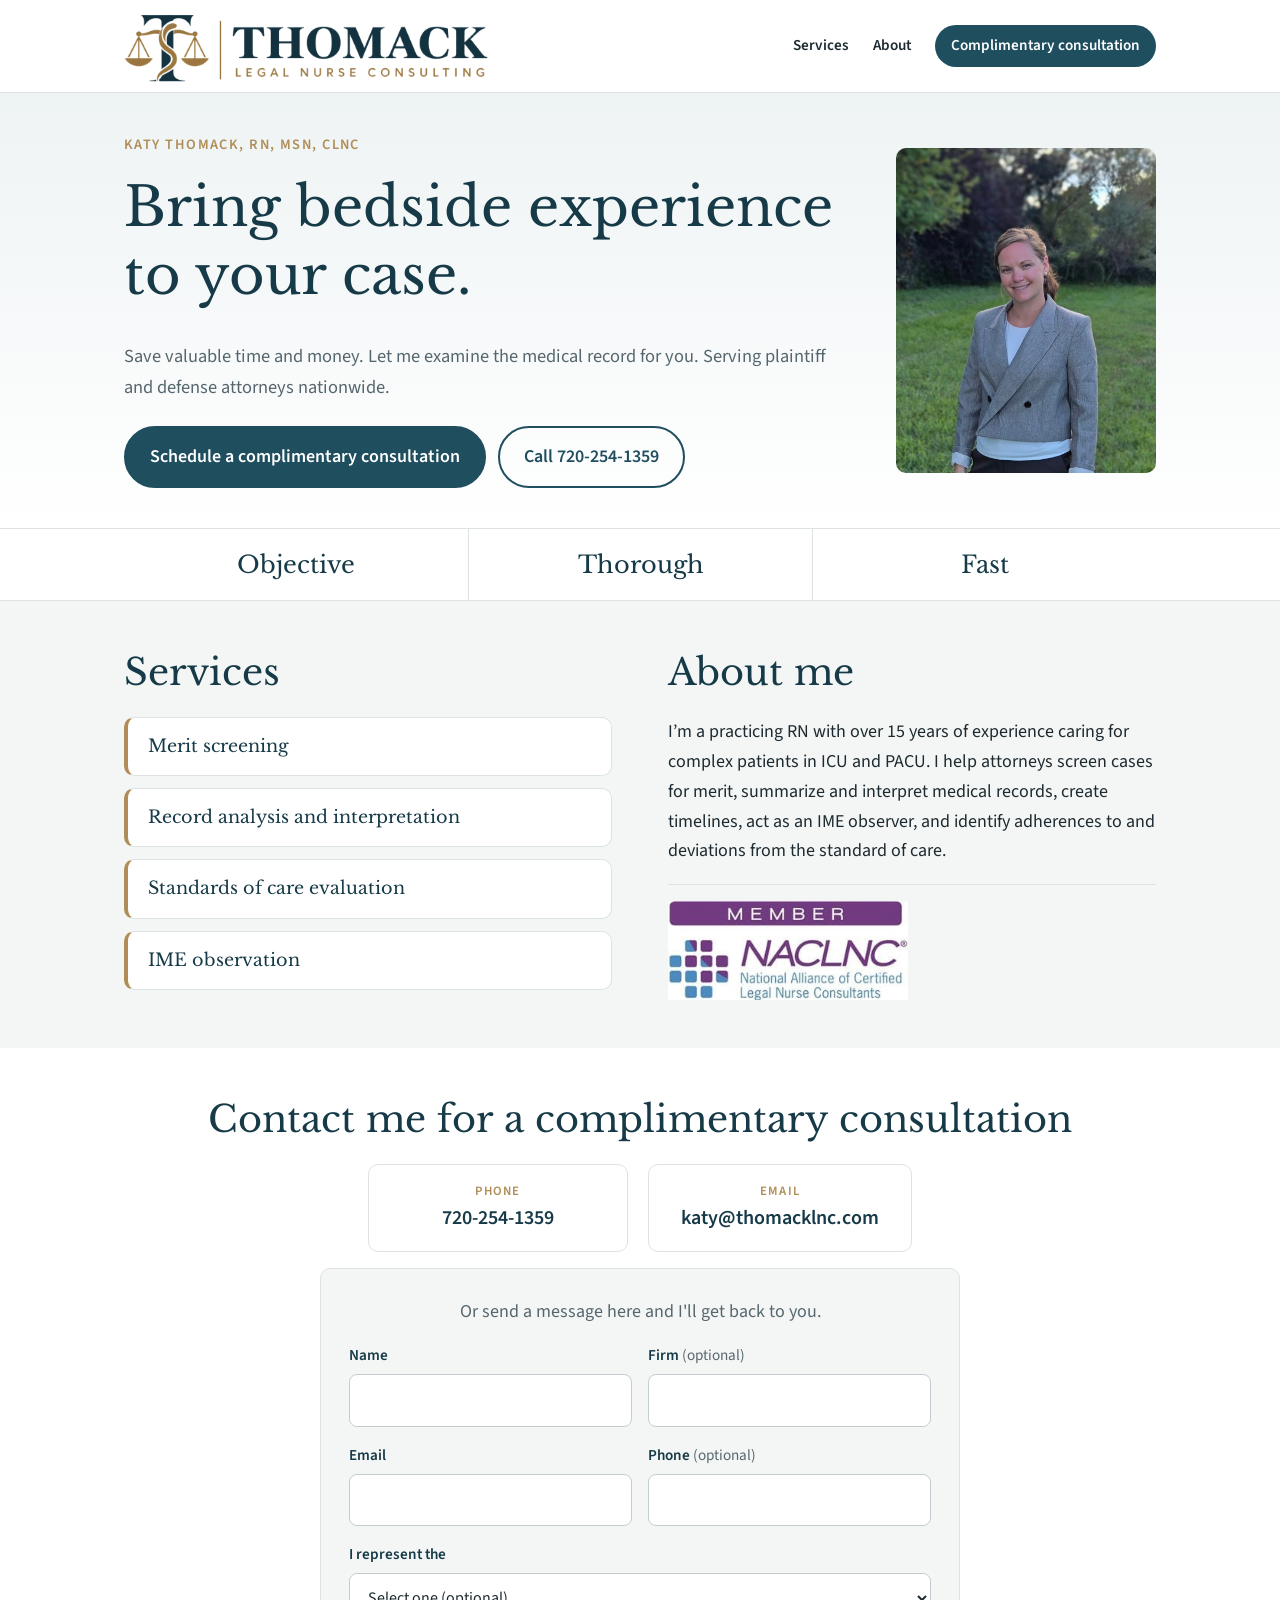
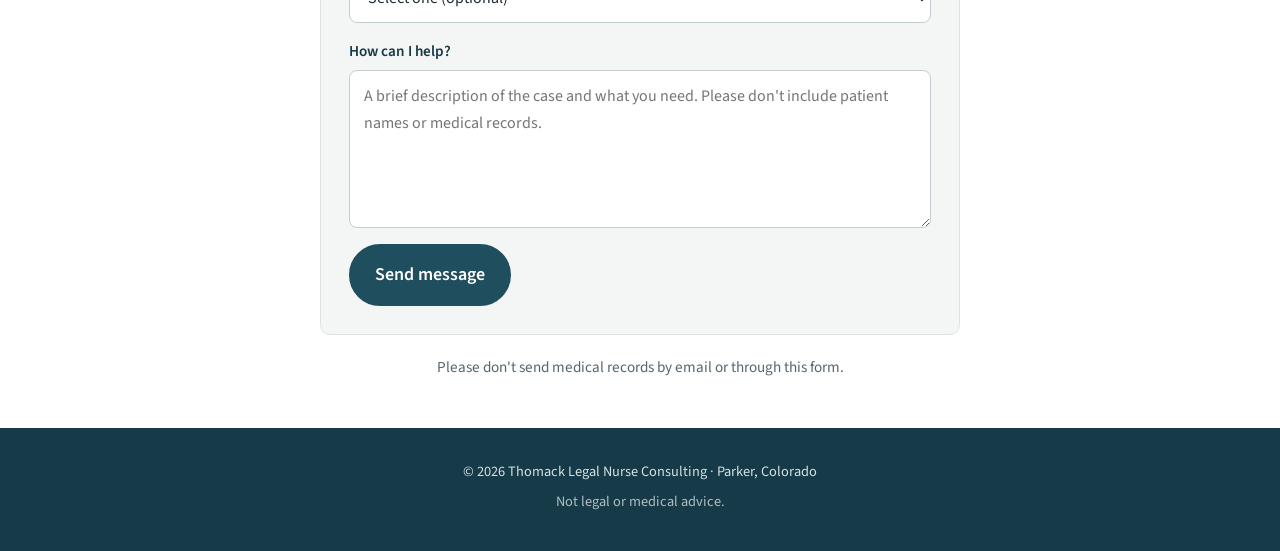
<file: index.html>
<!doctype html>
<html lang="en">
<head>
  <meta charset="utf-8">
  <meta name="viewport" content="width=device-width, initial-scale=1">
  <title>Thomack Legal Nurse Consulting | Parker, CO</title>
  <meta name="description" content="Katy Thomack, RN, MSN, CLNC. Legal nurse consulting for plaintiff and defense attorneys nationwide. Merit screening, record analysis and interpretation, standards of care evaluation, and IME observation.">
  <link rel="icon" href="images/favicon.png" type="image/png">
  <link rel="apple-touch-icon" href="images/apple-touch-icon.png">
  <link rel="preconnect" href="https://fonts.googleapis.com">
  <link rel="preconnect" href="https://fonts.gstatic.com" crossorigin>
  <link href="https://fonts.googleapis.com/css2?family=Libre+Baskerville:wght@400;700&family=Source+Sans+3:wght@400;600&display=swap" rel="stylesheet">
  <link rel="stylesheet" href="styles.css">
</head>
<body>

  <header class="site-header">
    <div class="container header-inner">
      <a href="#top" class="wordmark">
        <img src="images/logo.png" alt="Thomack Legal Nurse Consulting" width="1000" height="198">
      </a>
      <nav class="nav" aria-label="Main">
        <a href="#services">Services</a>
        <a href="#about">About</a>
        <a href="#contact" class="nav-cta">Complimentary consultation</a>
      </nav>
    </div>
  </header>

  <main id="top">

    <section class="hero">
      <div class="container hero-grid">
        <div class="hero-text">
          <p class="eyebrow">Katy Thomack, RN, MSN, CLNC</p>
          <h1>Bring bedside experience to your case.</h1>
          <p class="lead">Save valuable time and money. Let me examine the medical record for you. Serving plaintiff and defense attorneys nationwide.</p>
          <div class="hero-actions">
            <a href="#contact" class="btn btn-primary">Schedule a complimentary consultation</a>
            <a href="tel:+17202541359" class="btn btn-secondary">Call 720-254-1359</a>
          </div>
        </div>
        <img class="headshot" src="images/katy-thomack.jpg" alt="Katy Thomack, RN, MSN, CLNC" width="488" height="610">
      </div>
    </section>

    <section class="strengths" aria-label="Why work with me">
      <ul class="container strengths-list">
        <li>Objective</li>
        <li>Thorough</li>
        <li>Fast</li>
      </ul>
    </section>

    <section class="section section-alt">
      <div class="container info-grid">
        <div id="services">
          <h2 class="section-title">Services</h2>
          <ul class="services-list">
            <li>Merit screening</li>
            <li>Record analysis and interpretation</li>
            <li>Standards of care evaluation</li>
            <li>IME observation</li>
          </ul>
        </div>
        <div id="about">
          <h2 class="section-title">About me</h2>
          <p>
            I’m a practicing RN with over 15 years of experience caring for complex patients in
            ICU and PACU. I help attorneys screen cases for merit, summarize and interpret medical
            records, create timelines, act as an IME observer, and identify adherences to and
            deviations from the standard of care.
          </p>
          <div class="membership">
            <a href="https://www.legalnurse.com/certified-legal-nurse-consultants/naclnc-association/naclnc-association-membership" target="_blank" rel="noopener">
              <img src="images/naclnc-member-seal.jpg" alt="Member, National Alliance of Certified Legal Nurse Consultants" width="314" height="130">
            </a>
          </div>
        </div>
      </div>
    </section>

    <section id="contact" class="section contact">
      <div class="container contact-inner">
        <h2 class="section-title">Contact me for a complimentary consultation</h2>
        <div class="contact-methods">
          <a href="tel:+17202541359" class="contact-item">
            <span class="contact-label">Phone</span>
            <span class="contact-value">720-254-1359</span>
          </a>
          <a href="mailto:katy@thomacklnc.com" class="contact-item">
            <span class="contact-label">Email</span>
            <span class="contact-value">katy@thomacklnc.com</span>
          </a>
        </div>

        <form class="contact-form" name="contact" method="POST" action="/thanks.html" data-netlify="true" netlify-honeypot="company-website">
          <input type="hidden" name="form-name" value="contact">
          <p class="form-hp" aria-hidden="true">
            <label>Leave this empty <input name="company-website" tabindex="-1" autocomplete="off"></label>
          </p>
          <p class="form-intro">Or send a message here and I'll get back to you.</p>
          <div class="form-row">
            <label>
              <span>Name</span>
              <input type="text" name="name" autocomplete="name" required>
            </label>
            <label>
              <span>Firm <em>(optional)</em></span>
              <input type="text" name="firm" autocomplete="organization">
            </label>
          </div>
          <div class="form-row">
            <label>
              <span>Email</span>
              <input type="email" name="email" autocomplete="email" required>
            </label>
            <label>
              <span>Phone <em>(optional)</em></span>
              <input type="tel" name="phone" autocomplete="tel">
            </label>
          </div>
          <label>
            <span>I represent the</span>
            <select name="side">
              <option value="">Select one (optional)</option>
              <option>Plaintiff</option>
              <option>Defense</option>
            </select>
          </label>
          <label>
            <span>How can I help?</span>
            <textarea name="message" rows="5" required placeholder="A brief description of the case and what you need. Please don't include patient names or medical records."></textarea>
          </label>
          <button type="submit" class="btn btn-primary">Send message</button>
        </form>

        <p class="note">Please don't send medical records by email or through this form.</p>
      </div>
    </section>

  </main>

  <footer class="site-footer">
    <div class="container">
      <p>&copy; 2026 Thomack Legal Nurse Consulting &middot; Parker, Colorado</p>
      <p class="disclaimer">Not legal or medical advice.</p>
    </div>
  </footer>

</body>
</html>
</file>
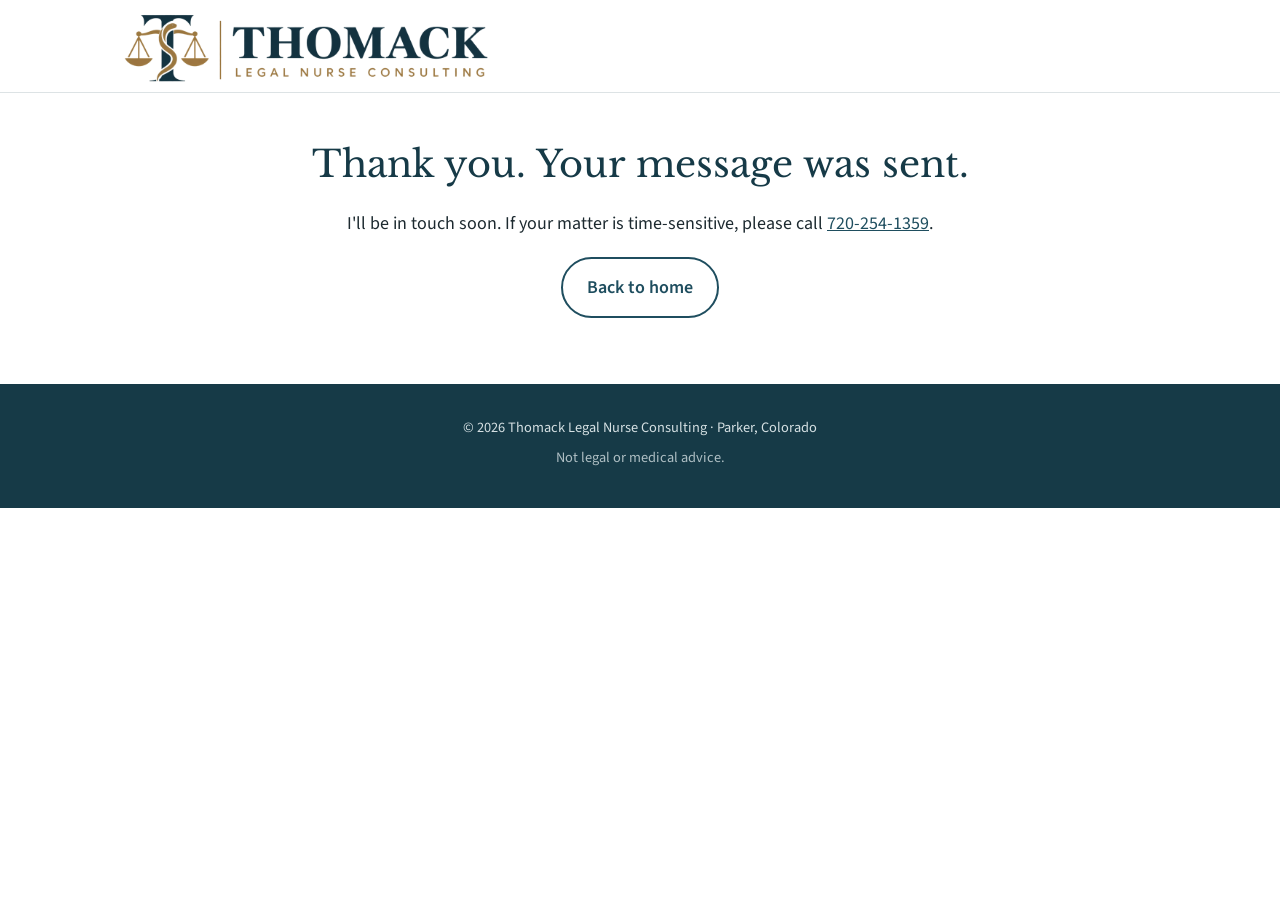
<file: thanks.html>
<!doctype html>
<html lang="en">
<head>
  <meta charset="utf-8">
  <meta name="viewport" content="width=device-width, initial-scale=1">
  <title>Message sent | Thomack Legal Nurse Consulting</title>
  <meta name="robots" content="noindex">
  <link rel="icon" href="images/favicon.png" type="image/png">
  <link rel="apple-touch-icon" href="images/apple-touch-icon.png">
  <link rel="preconnect" href="https://fonts.googleapis.com">
  <link rel="preconnect" href="https://fonts.gstatic.com" crossorigin>
  <link href="https://fonts.googleapis.com/css2?family=Libre+Baskerville:wght@400;700&family=Source+Sans+3:wght@400;600&display=swap" rel="stylesheet">
  <link rel="stylesheet" href="styles.css">
</head>
<body>

  <header class="site-header">
    <div class="container header-inner">
      <a href="/" class="wordmark">
        <img src="images/logo.png" alt="Thomack Legal Nurse Consulting" width="1000" height="198">
      </a>
    </div>
  </header>

  <main>
    <section class="section contact">
      <div class="container contact-inner">
        <h1 class="section-title">Thank you. Your message was sent.</h1>
        <p>I'll be in touch soon. If your matter is time-sensitive, please call <a href="tel:+17202541359">720-254-1359</a>.</p>
        <p><a href="/" class="btn btn-secondary">Back to home</a></p>
      </div>
    </section>
  </main>

  <footer class="site-footer">
    <div class="container">
      <p>&copy; 2026 Thomack Legal Nurse Consulting &middot; Parker, Colorado</p>
      <p class="disclaimer">Not legal or medical advice.</p>
    </div>
  </footer>

</body>
</html>
</file>
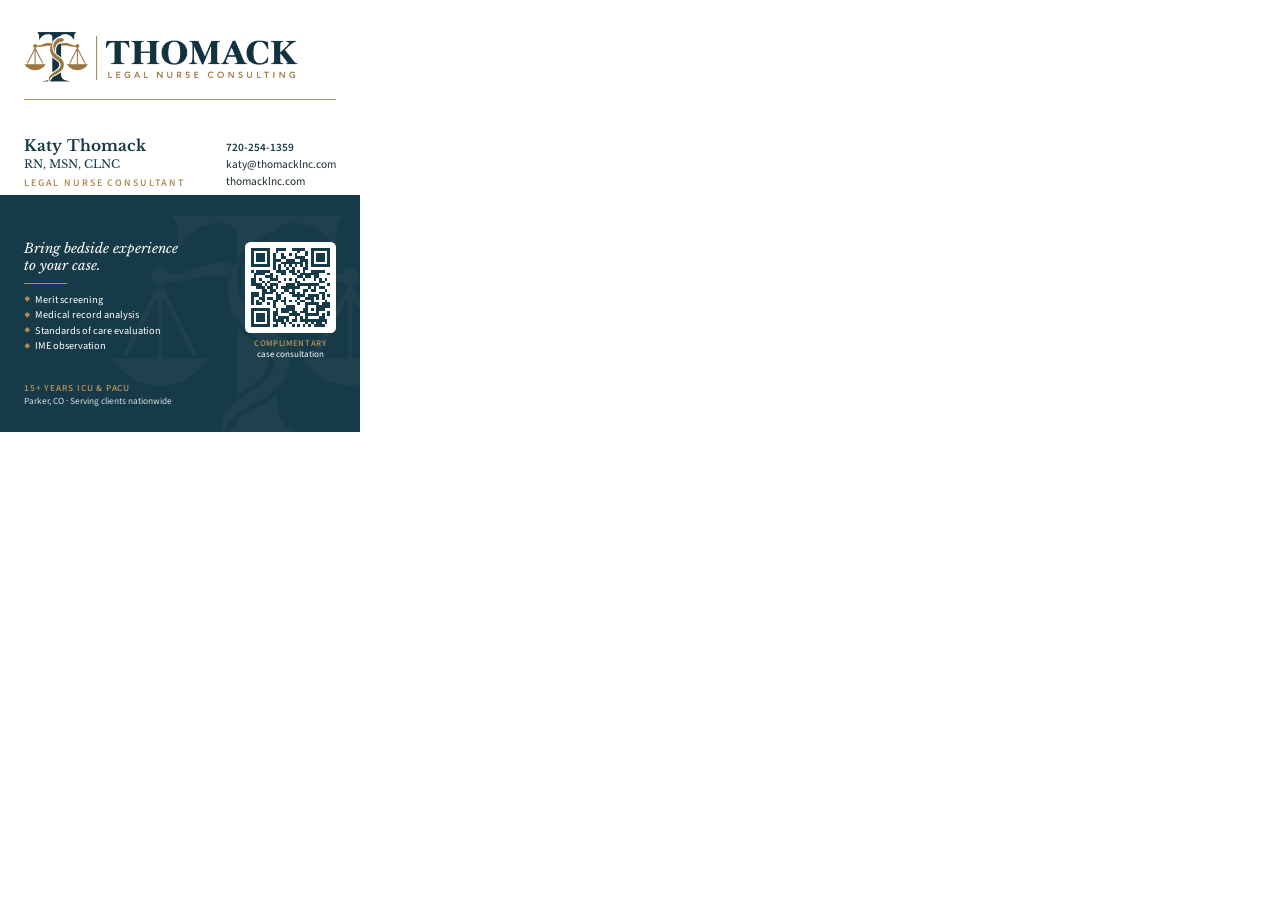
<file: print/business-card/card.html>
<!DOCTYPE html>
<html lang="en">
<head>
<meta charset="utf-8">
<title>Thomack LNC – business card (print)</title>
<link href="https://fonts.googleapis.com/css2?family=Libre+Baskerville:ital,wght@0,400;0,700;1,400&family=Source+Sans+3:wght@400;600&display=swap" rel="stylesheet">
<style>
  /* US business card: 3.5" x 2" trim + 0.125" bleed each side = 3.75" x 2.25".
     Keep text inside the safe area (0.125" inside trim = 0.25" from page edge). */
  /* --bleed defaults to 0.125in; ?bleed=0.055 gives Vistaprint's 3.61" x 2.11" file. */
  :root { --bleed: 0.125in; }
  :root {
    --teal: #1f4e5f; --teal-dark: #163a47; --ink: #1d2a30; --muted: #55666e;
    --gold: #b08d57; --mist: #eef3f4;
    --serif: "Libre Baskerville", Georgia, serif;
    --sans: "Source Sans 3", "Helvetica Neue", Arial, sans-serif;
  }
  * { box-sizing: border-box; margin: 0; padding: 0; }
  html, body { -webkit-print-color-adjust: exact; print-color-adjust: exact; }
  body { font-family: var(--sans); color: var(--ink); }
  .card { width: calc(3.5in + 2 * var(--bleed)); height: calc(2in + 2 * var(--bleed)); position: relative; overflow: hidden; page-break-after: always; }
  .card:last-child { page-break-after: auto; }
  .safe { position: absolute; inset: calc(var(--bleed) + 0.125in); }

  /* ---------- FRONT ---------- */
  .front { background: #fff; }
  .front .logo { position: absolute; top: 0.04in; left: 0; width: 2.85in; }
  .front .rule { position: absolute; top: 0.78in; left: 0; width: 3.25in; height: 0.75pt; background: var(--gold); }
  .front .who { position: absolute; left: 0; bottom: 0.02in; }
  .front .name { font-family: var(--serif); font-weight: 700; font-size: 11.5pt; color: var(--teal-dark); letter-spacing: 0.1pt; }
  .front .creds { font-family: var(--serif); font-size: 8.5pt; color: var(--teal-dark); margin-top: 1.5pt; }
  .front .title { font-size: 7.5pt; font-weight: 600; letter-spacing: 1.4pt; text-transform: uppercase; color: var(--gold); margin-top: 4pt; }
  .front .contact { position: absolute; right: 0; bottom: 0.02in; text-align: left; font-size: 8.5pt; line-height: 1.5; color: var(--ink); }
  .front .contact b { font-weight: 600; color: var(--teal-dark); }
  .front .band { position: absolute; left: 0; right: 0; bottom: 0; height: calc(var(--bleed) + 0.09in); background: var(--teal-dark); }

  /* ---------- BACK ---------- */
  .back { background: var(--teal-dark); color: #fff; }
  .back .emblem { position: absolute; left: 1.15in; top: 50%; transform: translateY(-50%); height: 2.4in; opacity: 0.04; }
  .back .tagline { font-family: var(--serif); font-style: italic; font-size: 10pt; line-height: 1.3; color: #fff; width: 2.2in; }
  .back .gold-rule { width: 0.45in; height: 0.75pt; background: var(--gold); margin: 6pt 0 6pt; }
  .back ul { list-style: none; font-size: 7.75pt; line-height: 1.5; }
  .back li::before { content: ""; display: inline-block; width: 3.2pt; height: 3.2pt; background: var(--gold); transform: rotate(45deg) translateY(-1.2pt); margin-right: 5pt; }
  .back .exp { position: absolute; left: 0; bottom: 0; font-size: 7pt; line-height: 1.4; color: #d5e0e3; }
  .back .exp b { color: var(--gold); font-weight: 600; letter-spacing: 0.6pt; text-transform: uppercase; }
  .back .qr { position: absolute; right: 0; top: 0.02in; width: 0.95in; text-align: center; }
  .back .qr .box { background: #fff; border-radius: 4pt; padding: 0.06in; }
  .back .qr img { display: block; width: 100%; }
  .back .qr .cap { font-size: 6.75pt; line-height: 1.25; color: #fff; margin-top: 4pt; }
  .back .qr .cap b { display: block; color: var(--gold); font-weight: 600; letter-spacing: 0.5pt; text-transform: uppercase; font-size: 6.5pt; }

  /* Proof mode (?proof in URL): show trim + safe guides */
  .proof .card::before, .proof .card::after { content: ""; position: absolute; pointer-events: none; z-index: 9; }
  .proof .card::before { inset: var(--bleed); border: 0.5pt solid #e0245e; }
  .proof .card::after { inset: calc(var(--bleed) + 0.125in); border: 0.5pt dashed #2a9d8f; }
</style>
</head>
<body>
<script>
  if (location.search.includes('proof')) document.body.classList.add('proof');
  var b = parseFloat(new URLSearchParams(location.search).get('bleed') || '0.125');
  document.documentElement.style.setProperty('--bleed', b + 'in');
  var ps = document.createElement('style');
  ps.textContent = '@page { size: ' + (3.5 + 2 * b) + 'in ' + (2 + 2 * b) + 'in; margin: 0; }';
  document.head.appendChild(ps);
</script>

<section class="card front">
  <div class="band"></div>
  <div class="safe">
    <img class="logo" src="../../images/logo.png" alt="Thomack Legal Nurse Consulting">
    <div class="rule"></div>
    <div class="who">
      <div class="name">Katy Thomack</div>
      <div class="creds">RN, MSN, CLNC</div>
      <div class="title">Legal Nurse Consultant</div>
    </div>
    <div class="contact">
      <div><b>720-254-1359</b></div>
      <div>katy@thomacklnc.com</div>
      <div>thomacklnc.com</div>
    </div>
  </div>
</section>

<section class="card back">
  <img class="emblem" src="emblem-white.png" alt="">
  <div class="safe">
    <div class="tagline">Bring bedside experience<br>to your case.</div>
    <div class="gold-rule"></div>
    <ul>
      <li>Merit screening</li>
      <li>Medical record analysis</li>
      <li>Standards of care evaluation</li>
      <li>IME observation</li>
    </ul>
    <div class="exp"><b>15+ years ICU &amp; PACU</b><br>Parker, CO · Serving clients nationwide</div>
    <div class="qr">
      <div class="box"><img src="qr-contact.svg" alt="QR code to thomacklnc.com contact form"></div>
      <div class="cap"><b>Complimentary</b>case consultation</div>
    </div>
  </div>
</section>
</body>
</html>
</file>
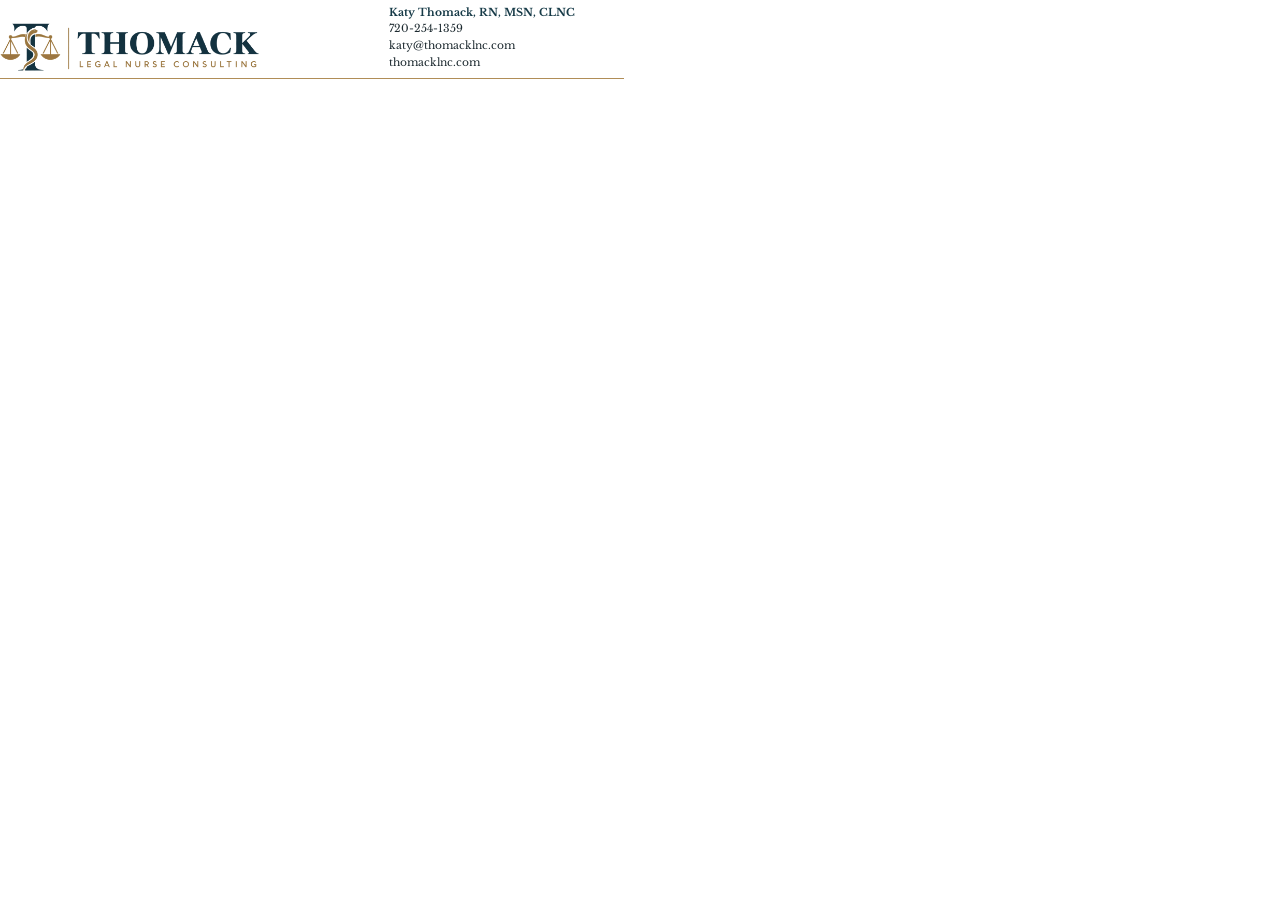
<file: print/letterhead/letterhead-header.html>
<!DOCTYPE html>
<html lang="en">
<head>
<meta charset="utf-8">
<!-- Source for letterhead-header.png: the page-1 letterhead block used in the Apple Pages version.
     6.5in wide = the letter's text width. Rendered by render-header.js. -->
<link href="https://fonts.googleapis.com/css2?family=Libre+Baskerville:wght@400;700&display=swap" rel="stylesheet">
<style>
  * { margin: 0; padding: 0; box-sizing: border-box; }
  body { background: #fff; }
  .block { width: 6.5in; height: 0.84in; position: relative; background: #fff; }
  .logo { position: absolute; left: 0; bottom: 0.1in; width: 2.7in; }
  .contact { position: absolute; left: 4.05in; bottom: 0.1in; font-family: "Libre Baskerville", Georgia, serif;
             font-size: 8pt; line-height: 1.55; color: #1d2a30; }
  .contact .name { font-weight: 700; color: #163a47; }
  .rule { position: absolute; left: 0; right: 0; bottom: 0.02in; height: 0.75pt; background: #b08d57; }
</style>
</head>
<body>
  <div class="block">
    <img class="logo" src="../../images/logo.png" alt="">
    <div class="contact">
      <div class="name">Katy Thomack, RN, MSN, CLNC</div>
      <div>720-254-1359</div>
      <div>katy@thomacklnc.com</div>
      <div>thomacklnc.com</div>
    </div>
    <div class="rule"></div>
  </div>
</body>
</html>
</file>
<file: styles.css>
:root {
  --ink: #1d2a30;
  --muted: #55666e;
  --brand: #1f4e5f;
  --brand-dark: #163a47;
  --accent: #b08d57;
  --bg: #ffffff;
  --bg-alt: #f4f6f5;
  --line: #dde3e5;
  --radius: 10px;
  --serif: "Libre Baskerville", Georgia, serif;
  --sans: "Source Sans 3", system-ui, -apple-system, "Segoe UI", sans-serif;
}

* { box-sizing: border-box; }

html { scroll-behavior: smooth; scroll-padding-top: 100px; }

body {
  margin: 0;
  background: var(--bg);
  color: var(--ink);
  font-family: var(--sans);
  font-size: 18px;
  line-height: 1.65;
}

img { max-width: 100%; height: auto; display: block; }

a { color: var(--brand); }

h1, h2, h3 {
  font-family: var(--serif);
  font-weight: 400;
  line-height: 1.25;
  margin: 0 0 0.6em;
}

.container {
  max-width: 1080px;
  margin: 0 auto;
  padding: 0 24px;
}

/* Header */
.site-header {
  position: sticky;
  top: 0;
  z-index: 10;
  background: rgba(255, 255, 255, 0.96);
  border-bottom: 1px solid var(--line);
}

.header-inner {
  display: flex;
  align-items: center;
  justify-content: space-between;
  gap: 16px;
  min-height: 68px;
}

.wordmark { display: block; padding: 10px 0; }
.wordmark img { height: 72px; width: auto; }

.nav { display: flex; align-items: center; gap: 24px; }

.nav a {
  color: var(--ink);
  text-decoration: none;
  font-weight: 600;
  font-size: 0.95rem;
}

.nav a:hover { color: var(--brand); }

.nav .nav-cta {
  white-space: nowrap;
  color: #fff;
  background: var(--brand);
  padding: 8px 16px;
  border-radius: 999px;
}

.nav .nav-cta:hover { background: var(--brand-dark); color: #fff; }

/* Hero */
.hero {
  padding: 40px 0;
  background: linear-gradient(180deg, #eef3f4 0%, var(--bg) 100%);
}

.eyebrow {
  margin: 0 0 16px;
  font-size: 0.9rem;
  font-weight: 600;
  letter-spacing: 0.1em;
  text-transform: uppercase;
  color: var(--accent);
}

.hero-grid {
  display: grid;
  grid-template-columns: 1fr 260px;
  gap: 48px;
  align-items: center;
}

.hero h1 {
  font-size: clamp(2.1rem, 5vw, 3.4rem);
  max-width: 20ch;
  color: var(--brand-dark);
}

.lead {
  font-size: 1.15rem;
  color: var(--muted);
  max-width: 44em;
}

.hero-actions { display: flex; flex-wrap: wrap; gap: 12px; margin-top: 24px; }

.btn {
  display: inline-block;
  padding: 14px 24px;
  border-radius: 999px;
  font-weight: 600;
  text-decoration: none;
  border: 2px solid var(--brand);
}

.btn-primary { background: var(--brand); color: #fff; }
.btn-primary:hover { background: var(--brand-dark); border-color: var(--brand-dark); }
.btn-secondary { background: transparent; color: var(--brand); }
.btn-secondary:hover { background: #eef3f4; }

/* Strengths */
.strengths { border-top: 1px solid var(--line); border-bottom: 1px solid var(--line); }

.strengths-list {
  list-style: none;
  margin: 0 auto;
  display: grid;
  grid-template-columns: repeat(3, 1fr);
}

.strengths-list li {
  padding: 16px;
  text-align: center;
  font-family: var(--serif);
  font-size: 1.5rem;
  color: var(--brand-dark);
}

.strengths-list li + li { border-left: 1px solid var(--line); }

/* Sections */
.section { padding: 48px 0; }
.section-alt { background: var(--bg-alt); }

.section-title {
  font-size: clamp(1.7rem, 3.5vw, 2.3rem);
  color: var(--brand-dark);
}

.services-list {
  list-style: none;
  padding: 0;
  margin: 0;
  display: grid;
  gap: 12px;
}

.services-list li {
  background: var(--bg);
  border: 1px solid var(--line);
  border-left: 4px solid var(--accent);
  border-radius: var(--radius);
  padding: 14px 20px;
  font-family: var(--serif);
  font-size: 1.1rem;
  color: var(--brand-dark);
}

/* Services + About */
.info-grid {
  display: grid;
  grid-template-columns: 1fr 1fr;
  gap: 56px;
  align-items: start;
}

.info-grid p { margin-top: 0; }

.headshot { border-radius: var(--radius); width: 100%; }


.membership {
  display: flex;
  align-items: center;
  gap: 16px;
  margin-top: 16px;
  padding-top: 16px;
  border-top: 1px solid var(--line);
}

.membership img { width: 240px; }

/* Contact */
.contact { text-align: center; }

.contact-methods {
  display: flex;
  justify-content: center;
  flex-wrap: wrap;
  gap: 20px;
  margin: 20px 0 16px;
}

.contact-item {
  display: flex;
  flex-direction: column;
  min-width: 260px;
  padding: 16px 32px;
  border: 1px solid var(--line);
  border-radius: var(--radius);
  text-decoration: none;
  color: var(--ink);
}

.contact-item:hover { border-color: var(--brand); }

.contact-label {
  font-size: 0.8rem;
  font-weight: 600;
  letter-spacing: 0.1em;
  text-transform: uppercase;
  color: var(--accent);
}

.contact-value { font-size: 1.25rem; font-weight: 600; color: var(--brand-dark); overflow-wrap: anywhere; }

.contact-form {
  max-width: 640px;
  margin: 8px auto 20px;
  padding: 28px;
  display: grid;
  gap: 16px;
  text-align: left;
  background: var(--bg-alt);
  border: 1px solid var(--line);
  border-radius: var(--radius);
}

.form-intro { margin: 0; color: var(--muted); text-align: center; }

.form-row { display: grid; grid-template-columns: 1fr 1fr; gap: 16px; }

.contact-form label { display: grid; gap: 6px; }

.contact-form label span { font-size: 0.95rem; font-weight: 600; color: var(--brand-dark); }
.contact-form label em { font-style: normal; font-weight: 400; color: var(--muted); }

.contact-form input,
.contact-form select,
.contact-form textarea {
  width: 100%;
  padding: 12px 14px;
  font: inherit;
  font-size: 1rem;
  color: var(--ink);
  background: var(--bg);
  border: 1px solid #c3ccd0;
  border-radius: 8px;
}

.contact-form textarea { resize: vertical; min-height: 130px; }

.contact-form input:focus,
.contact-form select:focus,
.contact-form textarea:focus {
  outline: 2px solid var(--brand);
  outline-offset: 1px;
  border-color: var(--brand);
}

.contact-form button { justify-self: start; font: inherit; font-weight: 600; cursor: pointer; }

.form-hp { position: absolute; left: -9999px; }

.note { font-size: 0.95rem; color: var(--muted); max-width: 36em; margin: 0 auto; }

/* Footer */
.site-footer {
  background: var(--brand-dark);
  color: #d5e0e3;
  padding: 32px 0;
  font-size: 0.9rem;
  text-align: center;
}

.site-footer p { margin: 0 0 6px; }
.disclaimer { opacity: 0.8; }

/* Small screens */
@media (max-width: 800px) {
  body { font-size: 17px; }
  .container { padding: 0 16px; }
  .wordmark img { height: 52px; }
  .nav .nav-cta { padding: 8px 12px; font-size: 0.85rem; }
  .nav { gap: 14px; }
  .nav a:not(.nav-cta) { display: none; }
  .hero { padding: 28px 0; }
  .hero-grid { grid-template-columns: 1fr; gap: 20px; }
  .hero .headshot { order: -1; max-width: 180px; }
  .strengths-list li { padding: 12px 8px; font-size: 1.2rem; }
  .section { padding: 36px 0; }
  .info-grid { grid-template-columns: 1fr; gap: 32px; }
  .contact-item { min-width: 0; width: 100%; }
  .contact-form { padding: 20px 16px; }
  .form-row { grid-template-columns: 1fr; }
  .contact-form button { justify-self: stretch; }
}

@media (max-width: 480px) {
  .wordmark img { height: 48px; }
  .nav { display: none; }
}
</file>
